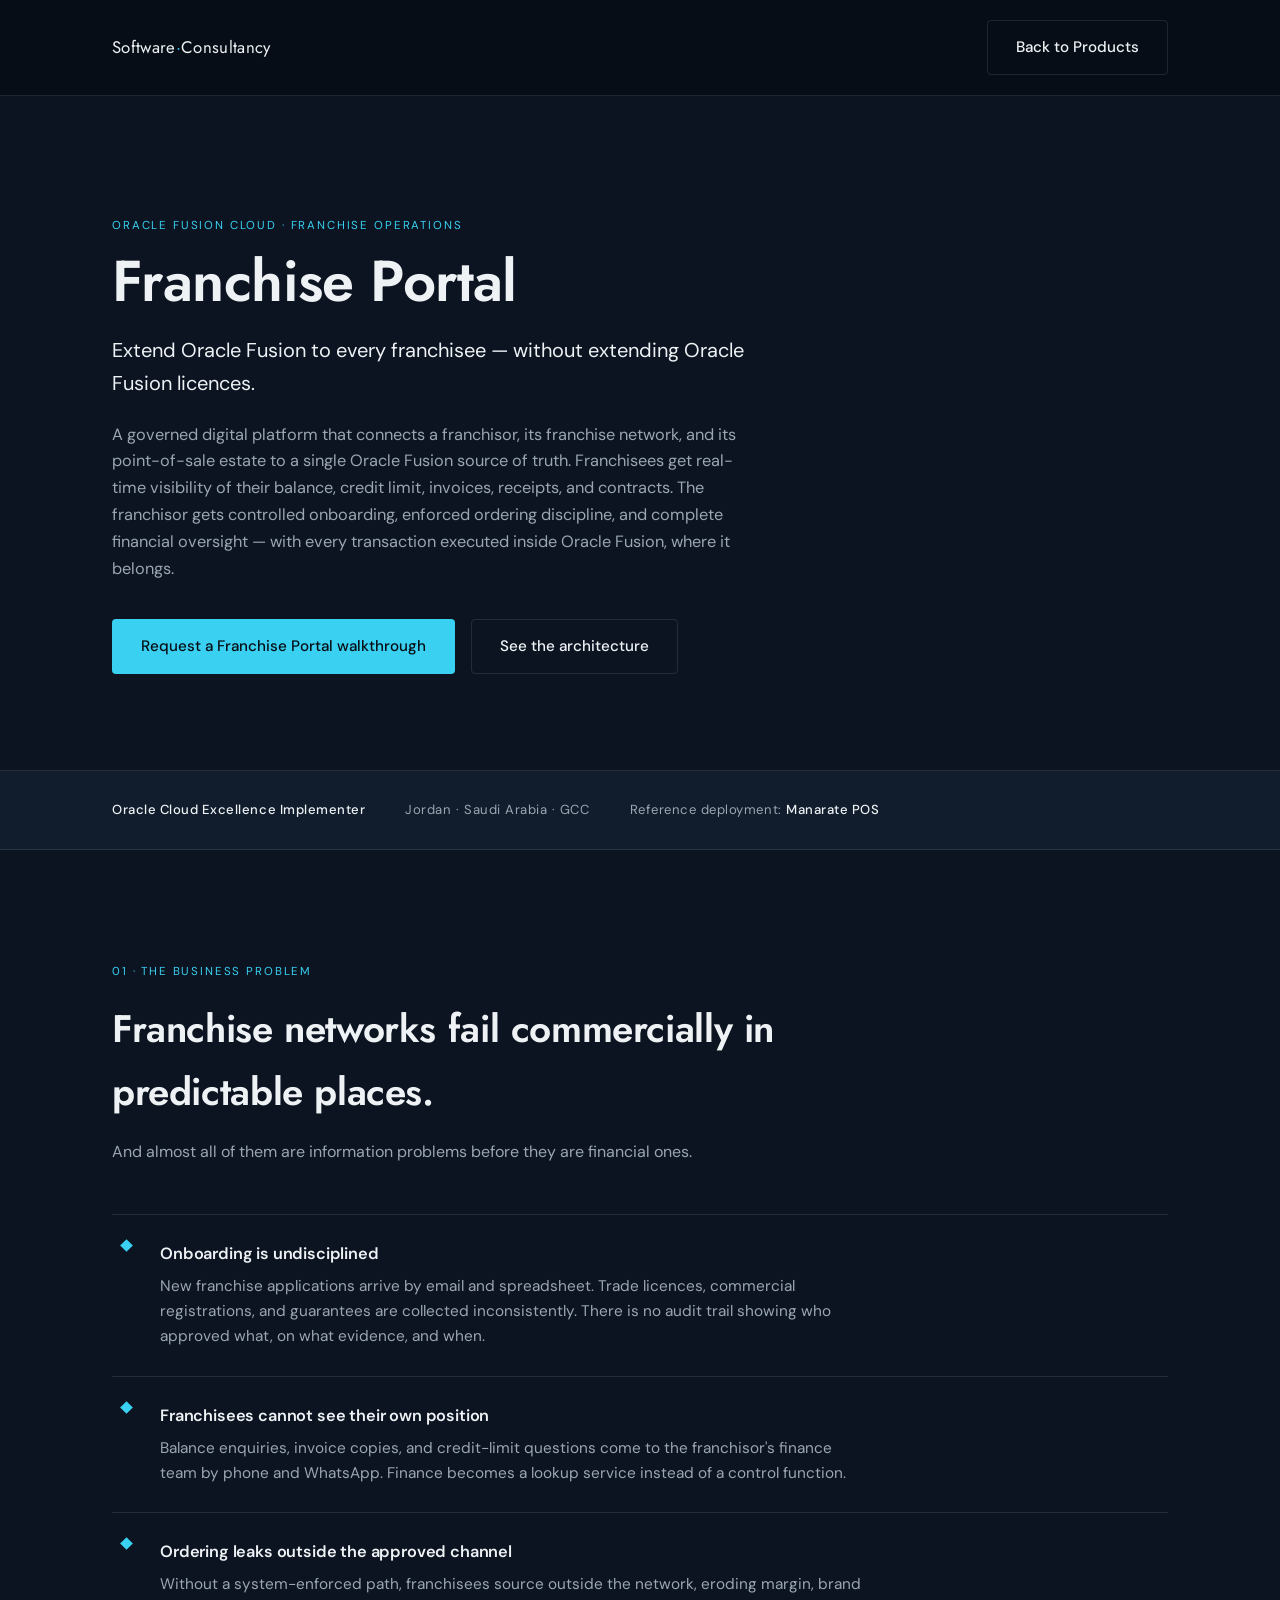
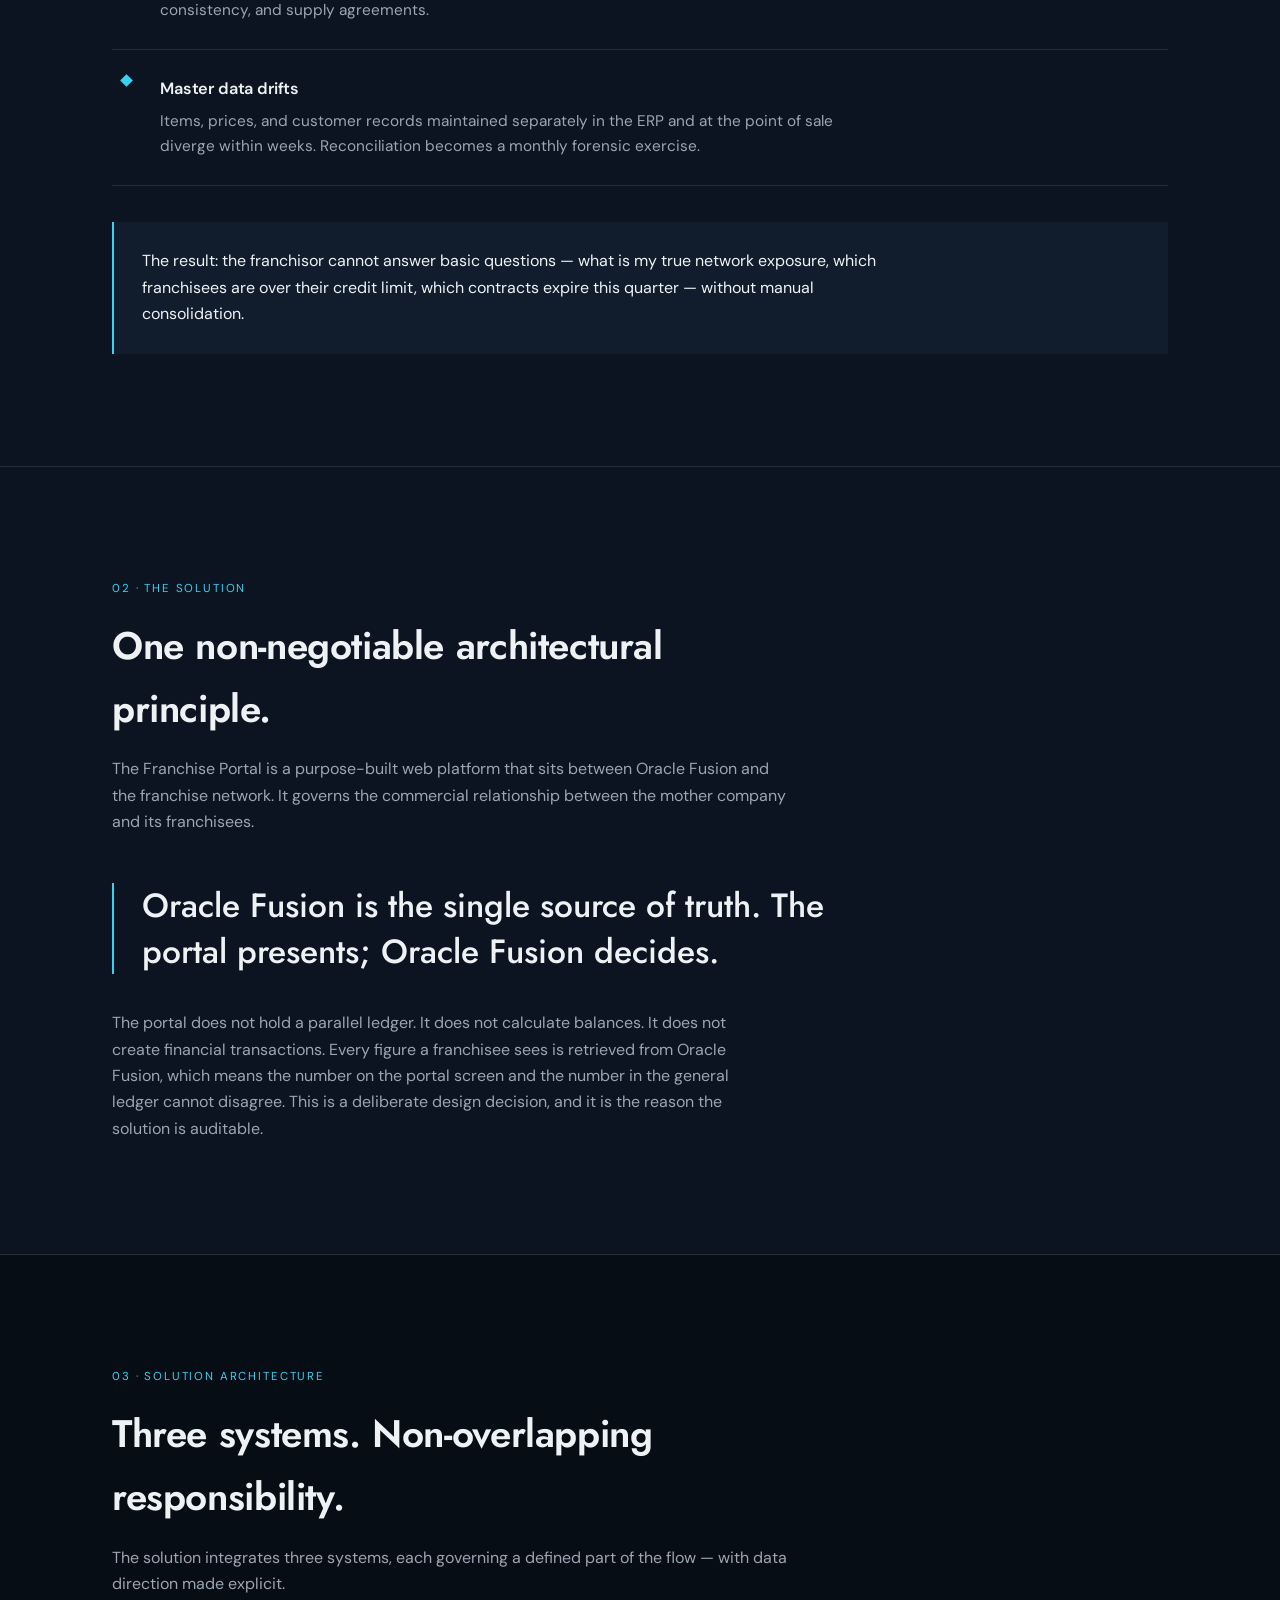
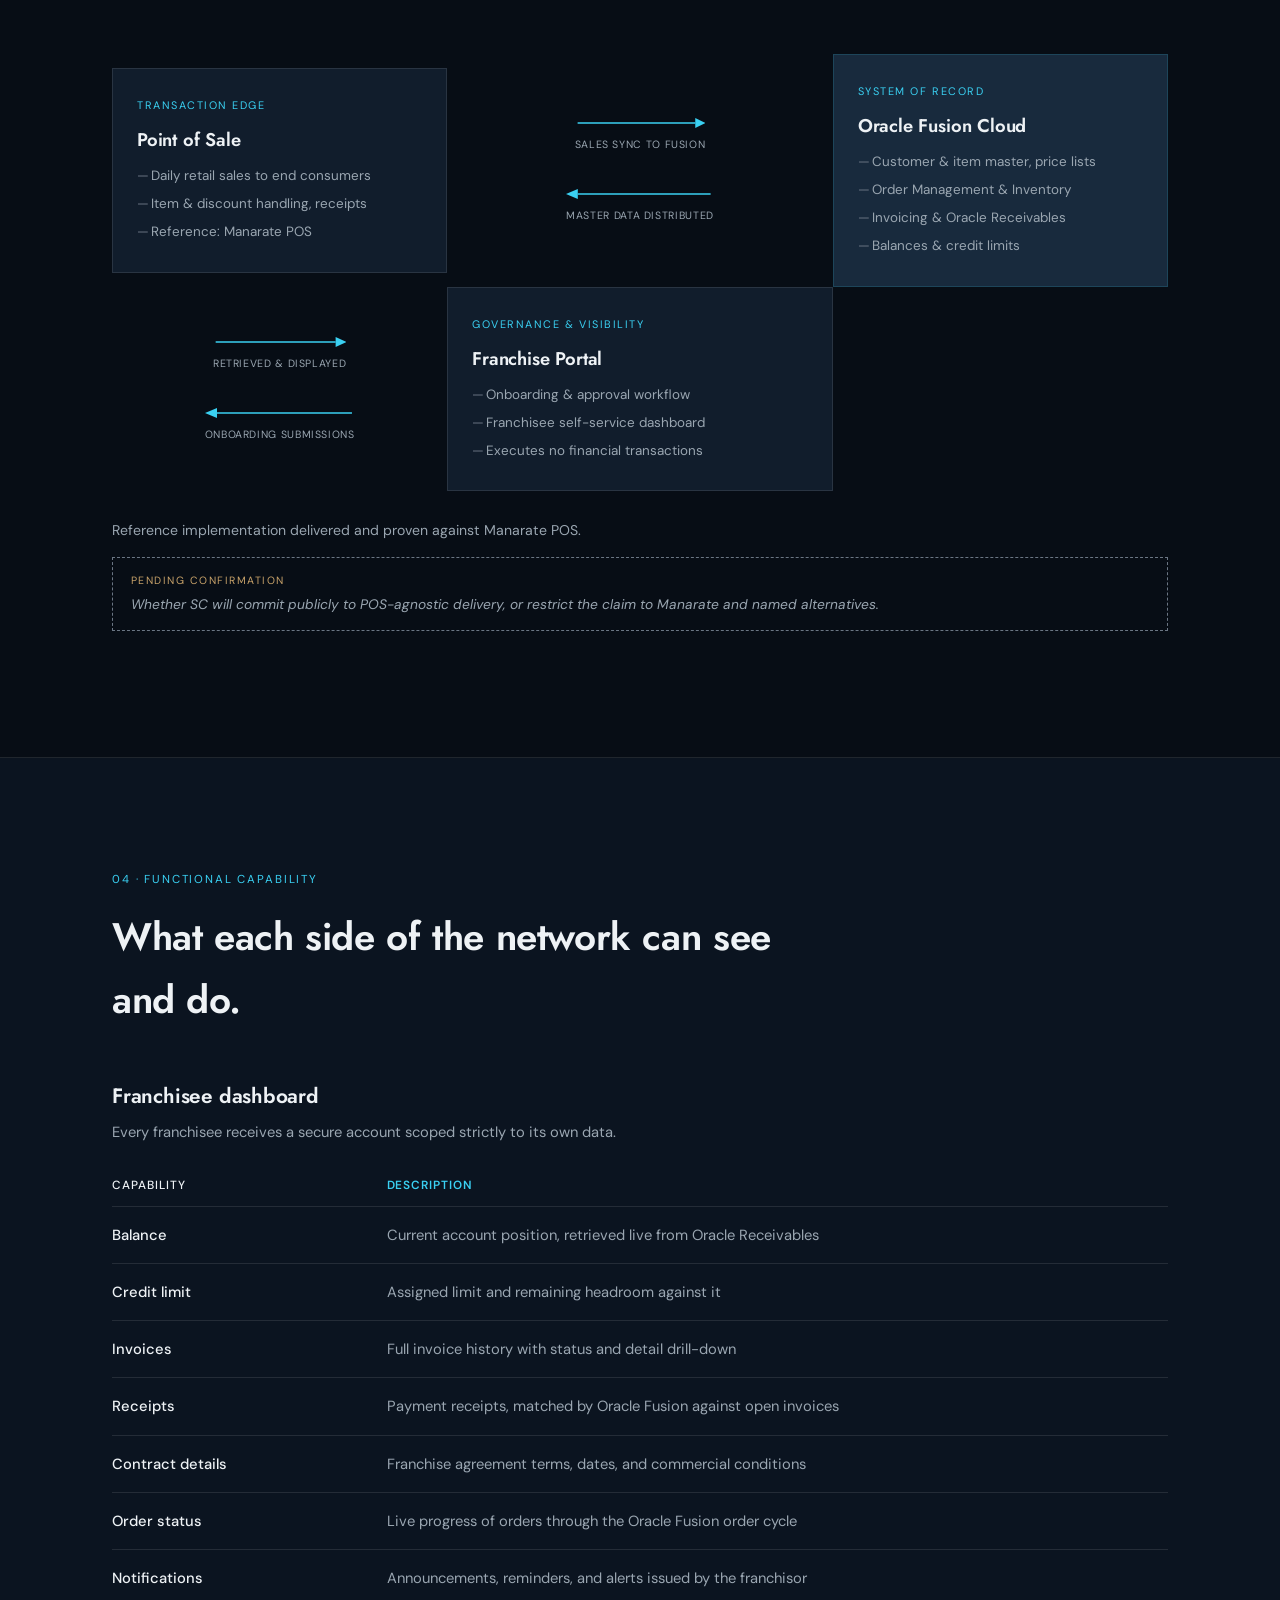
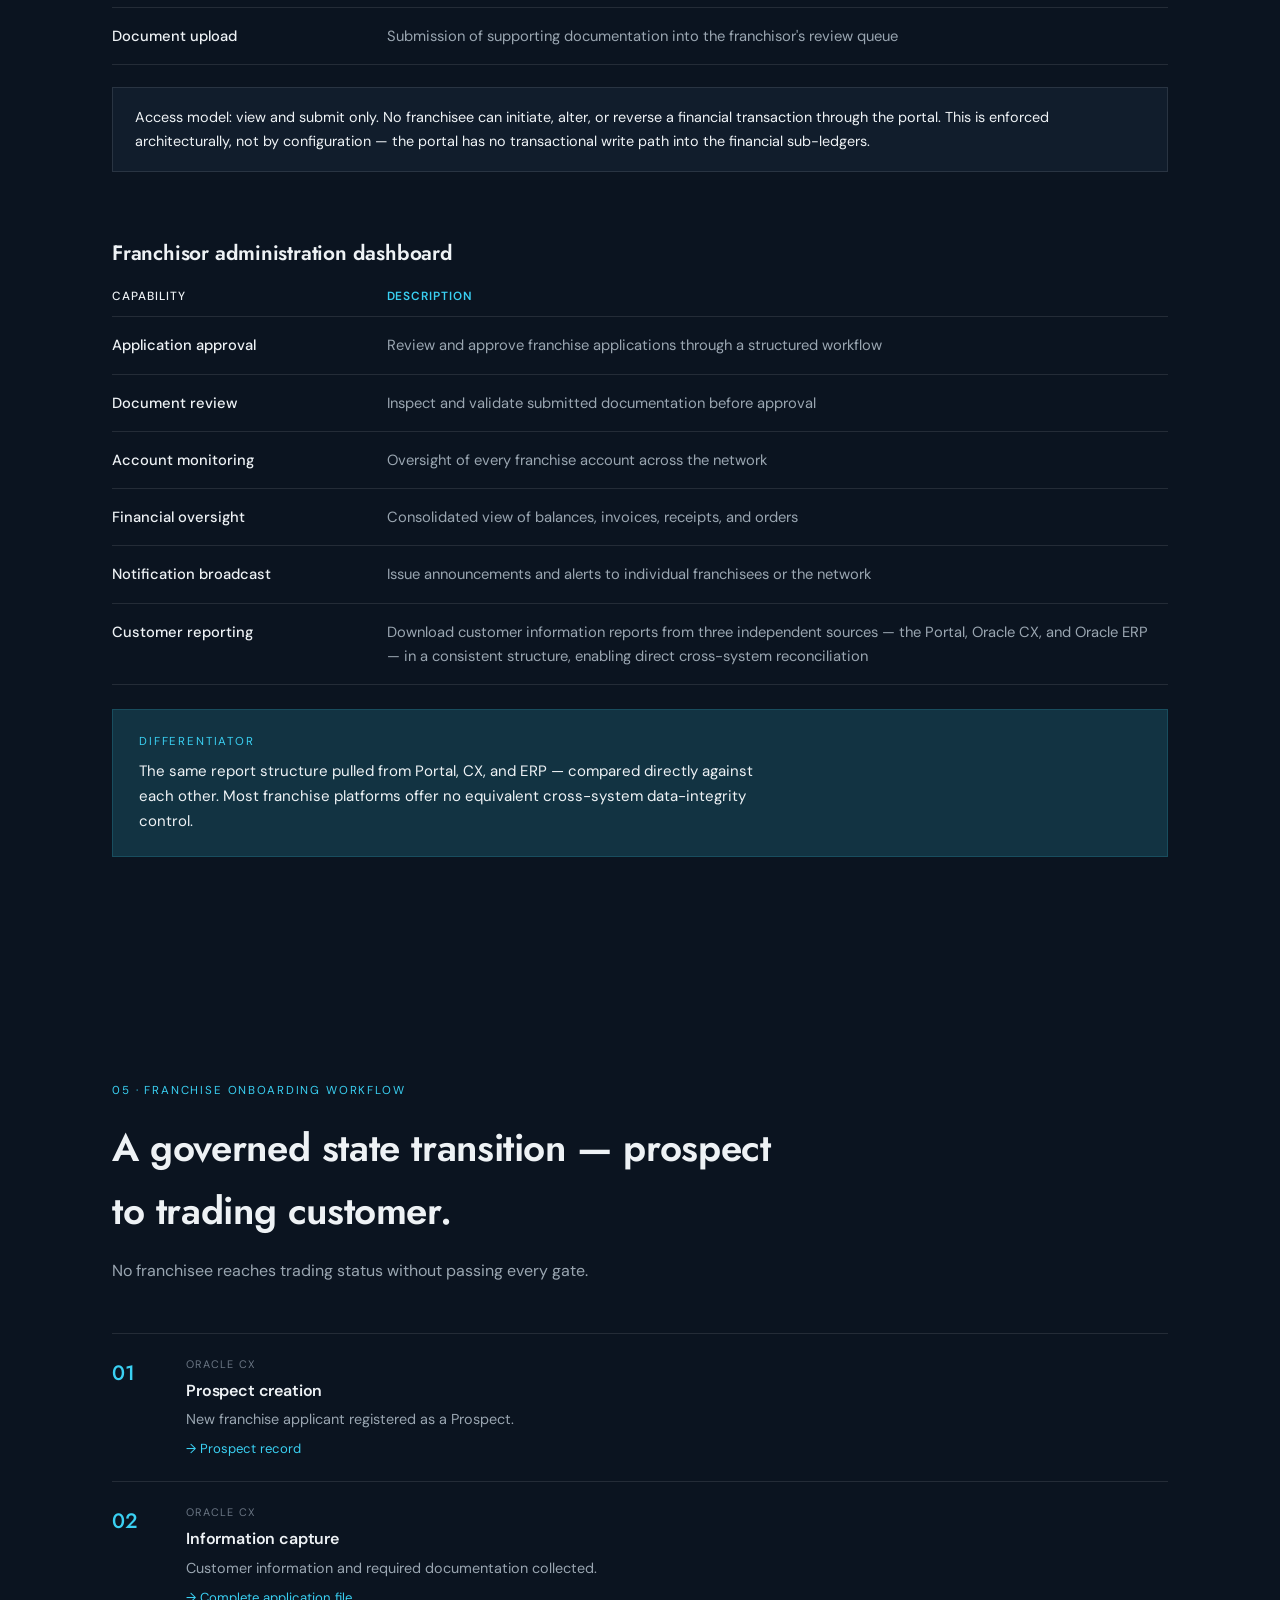
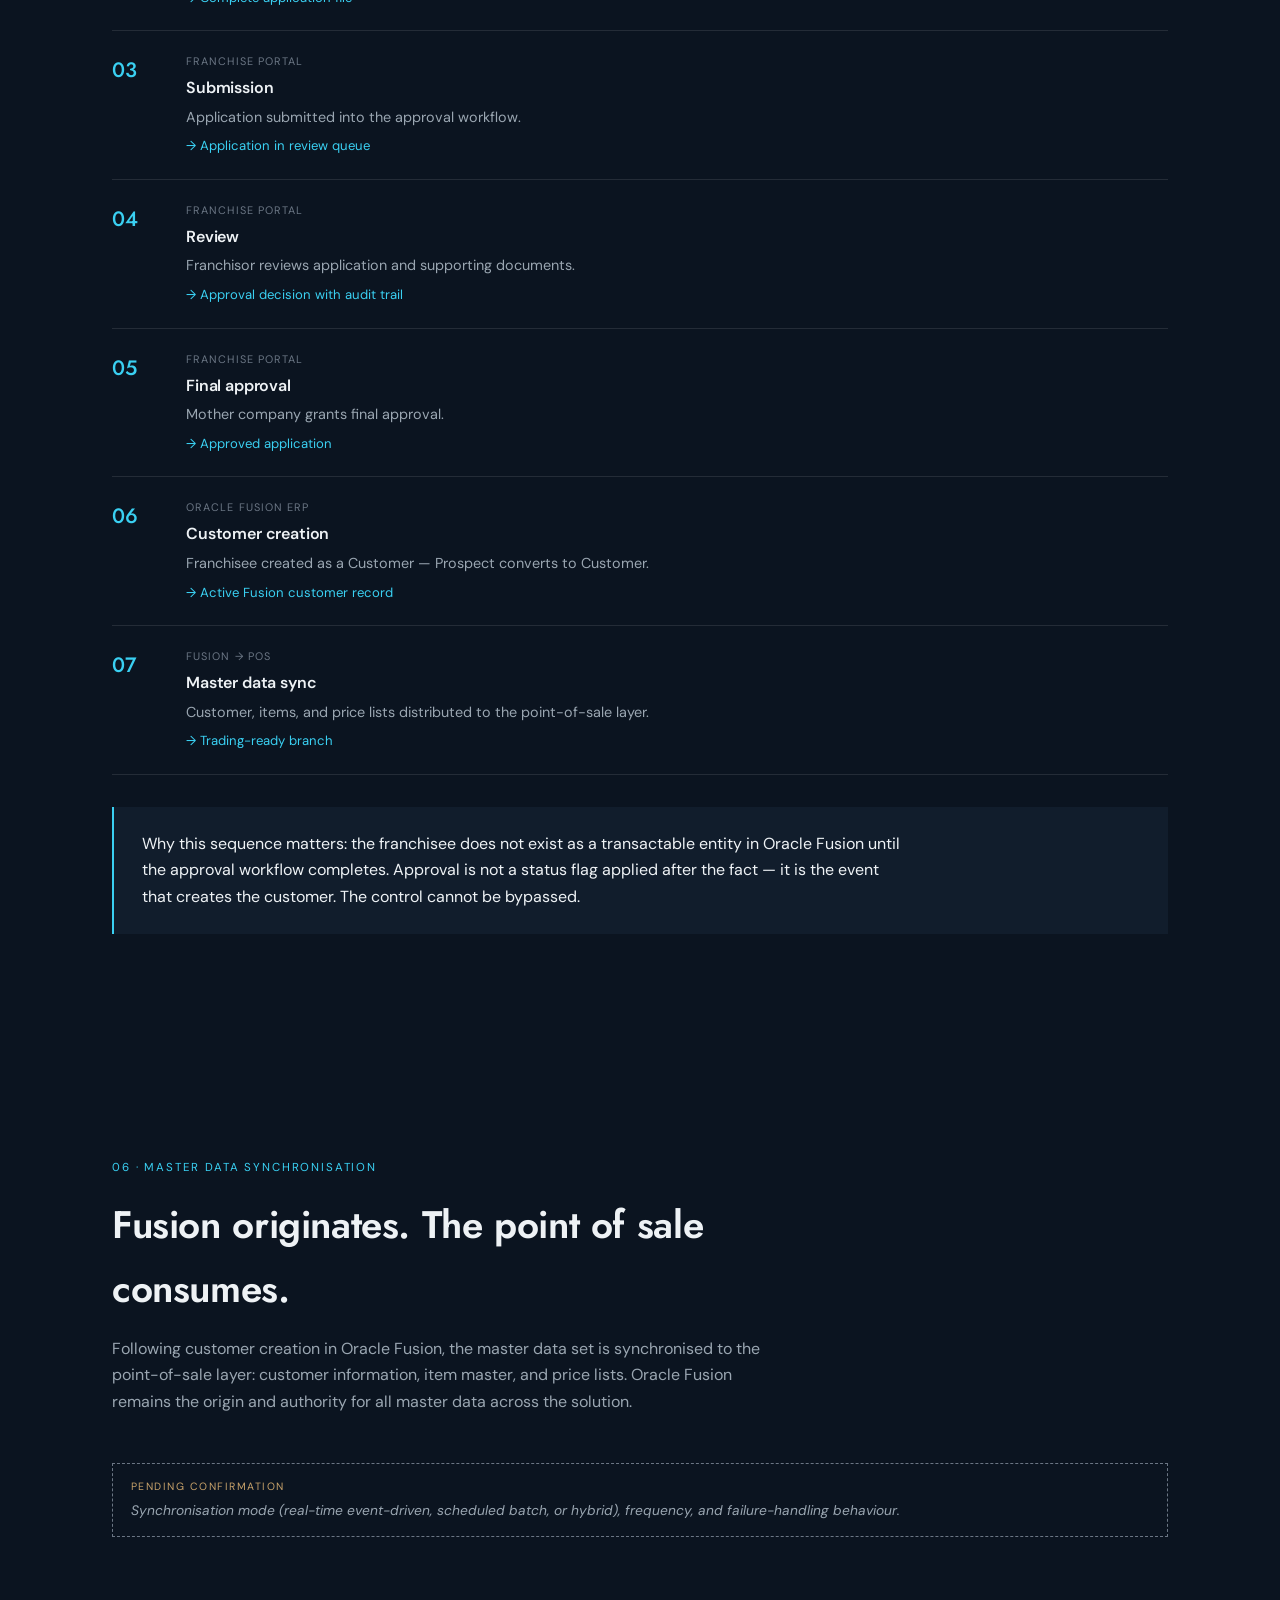
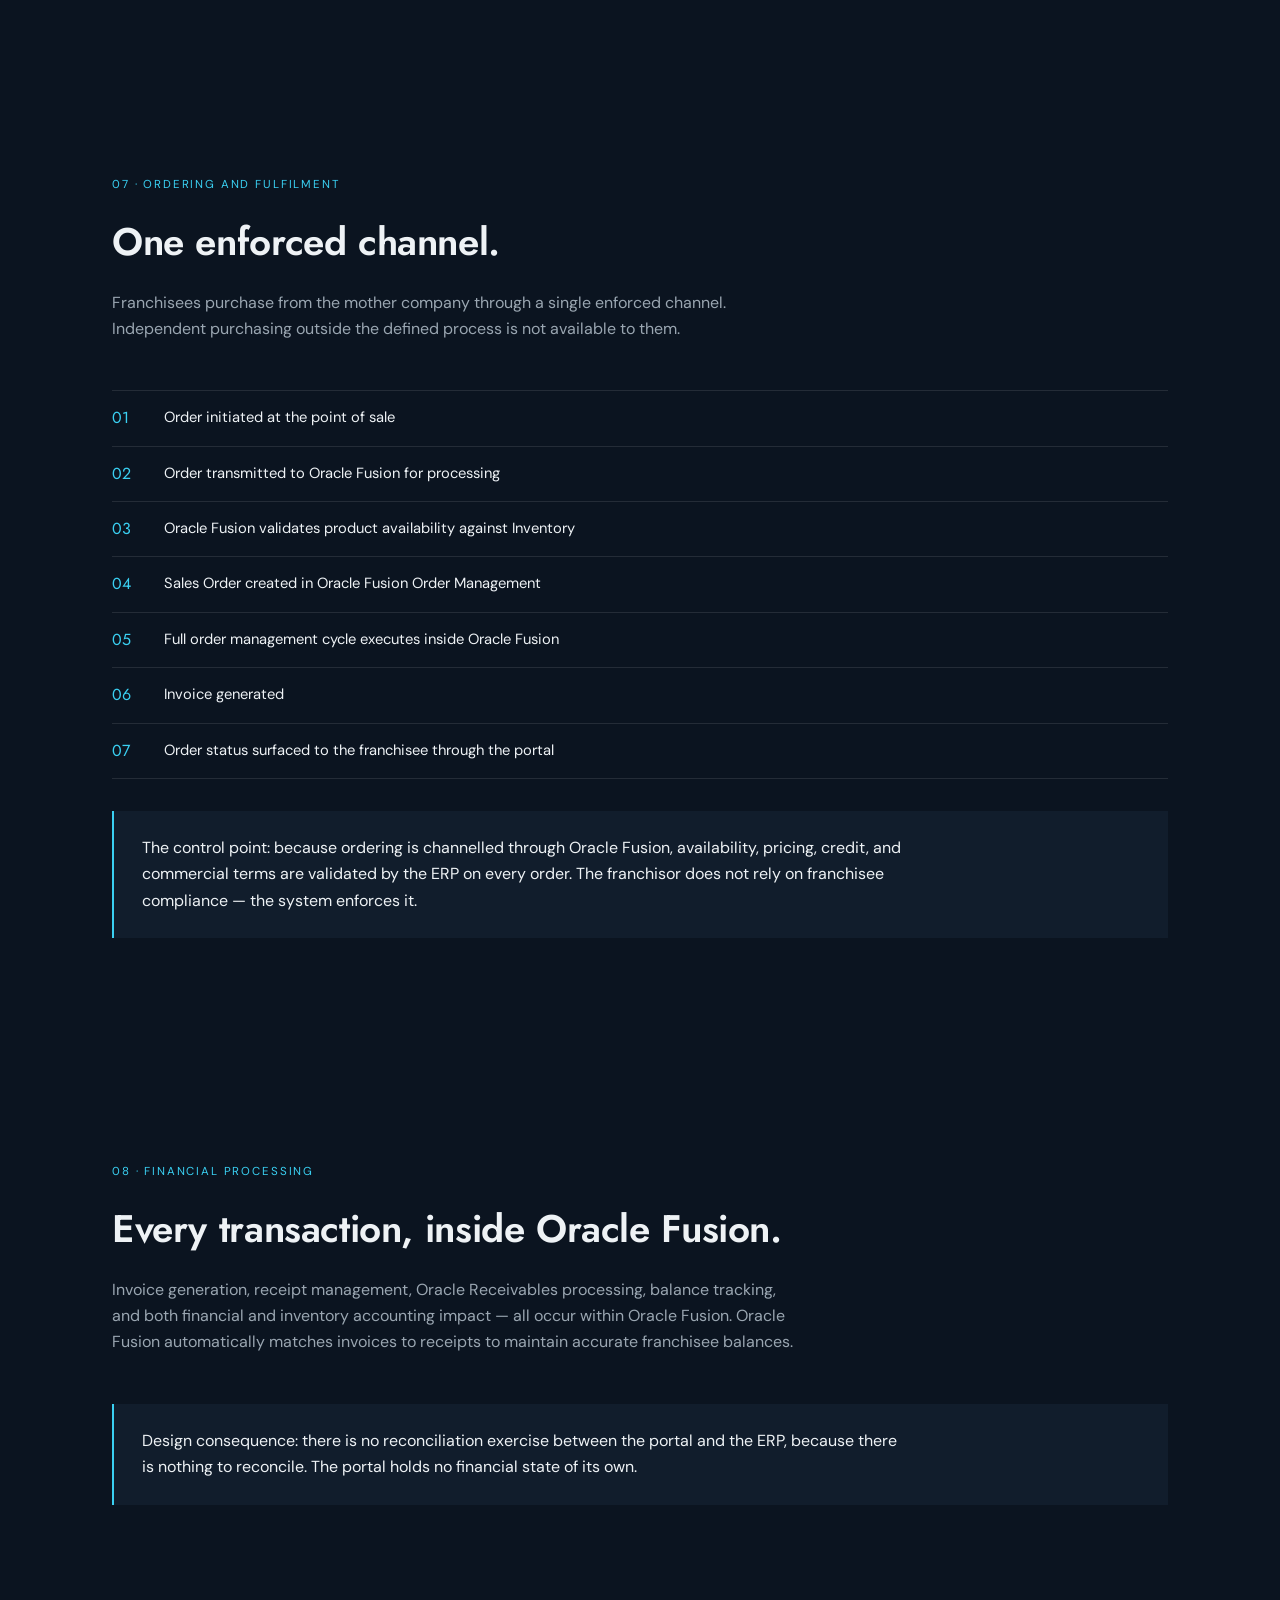
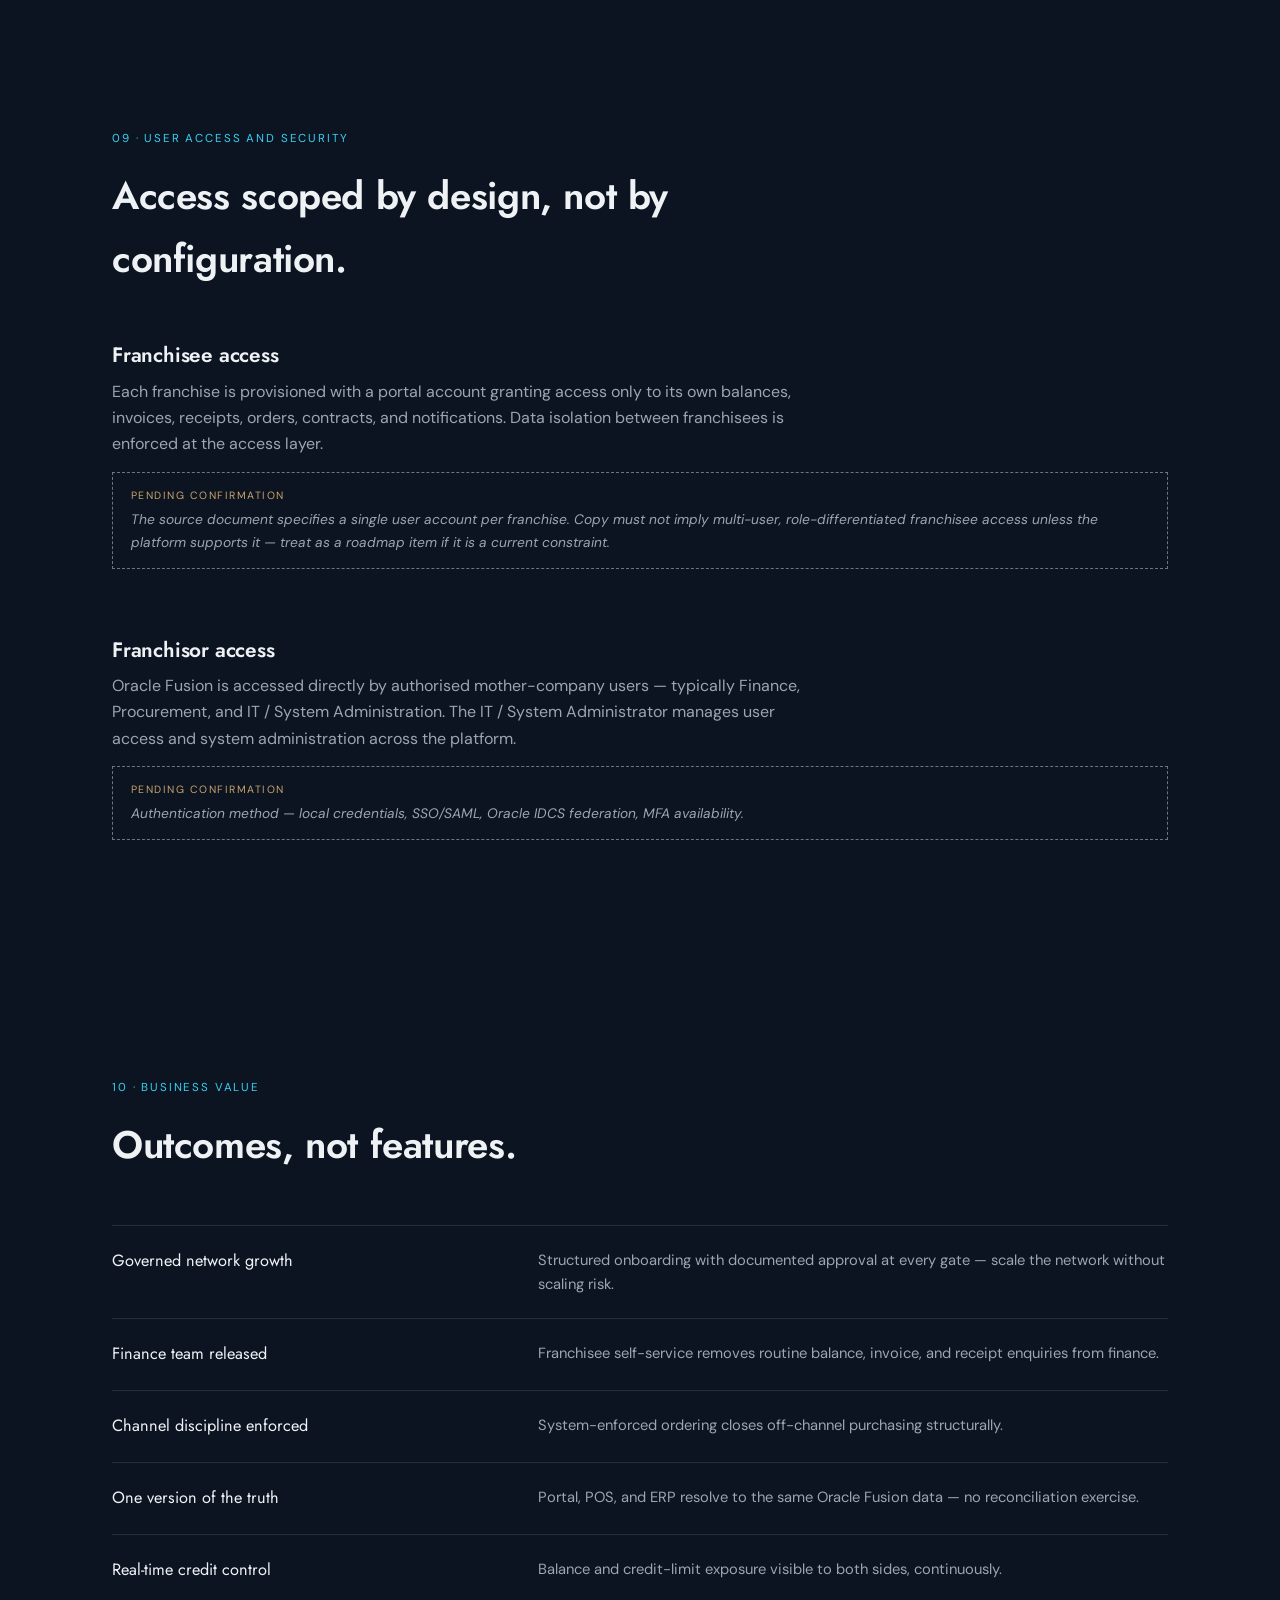
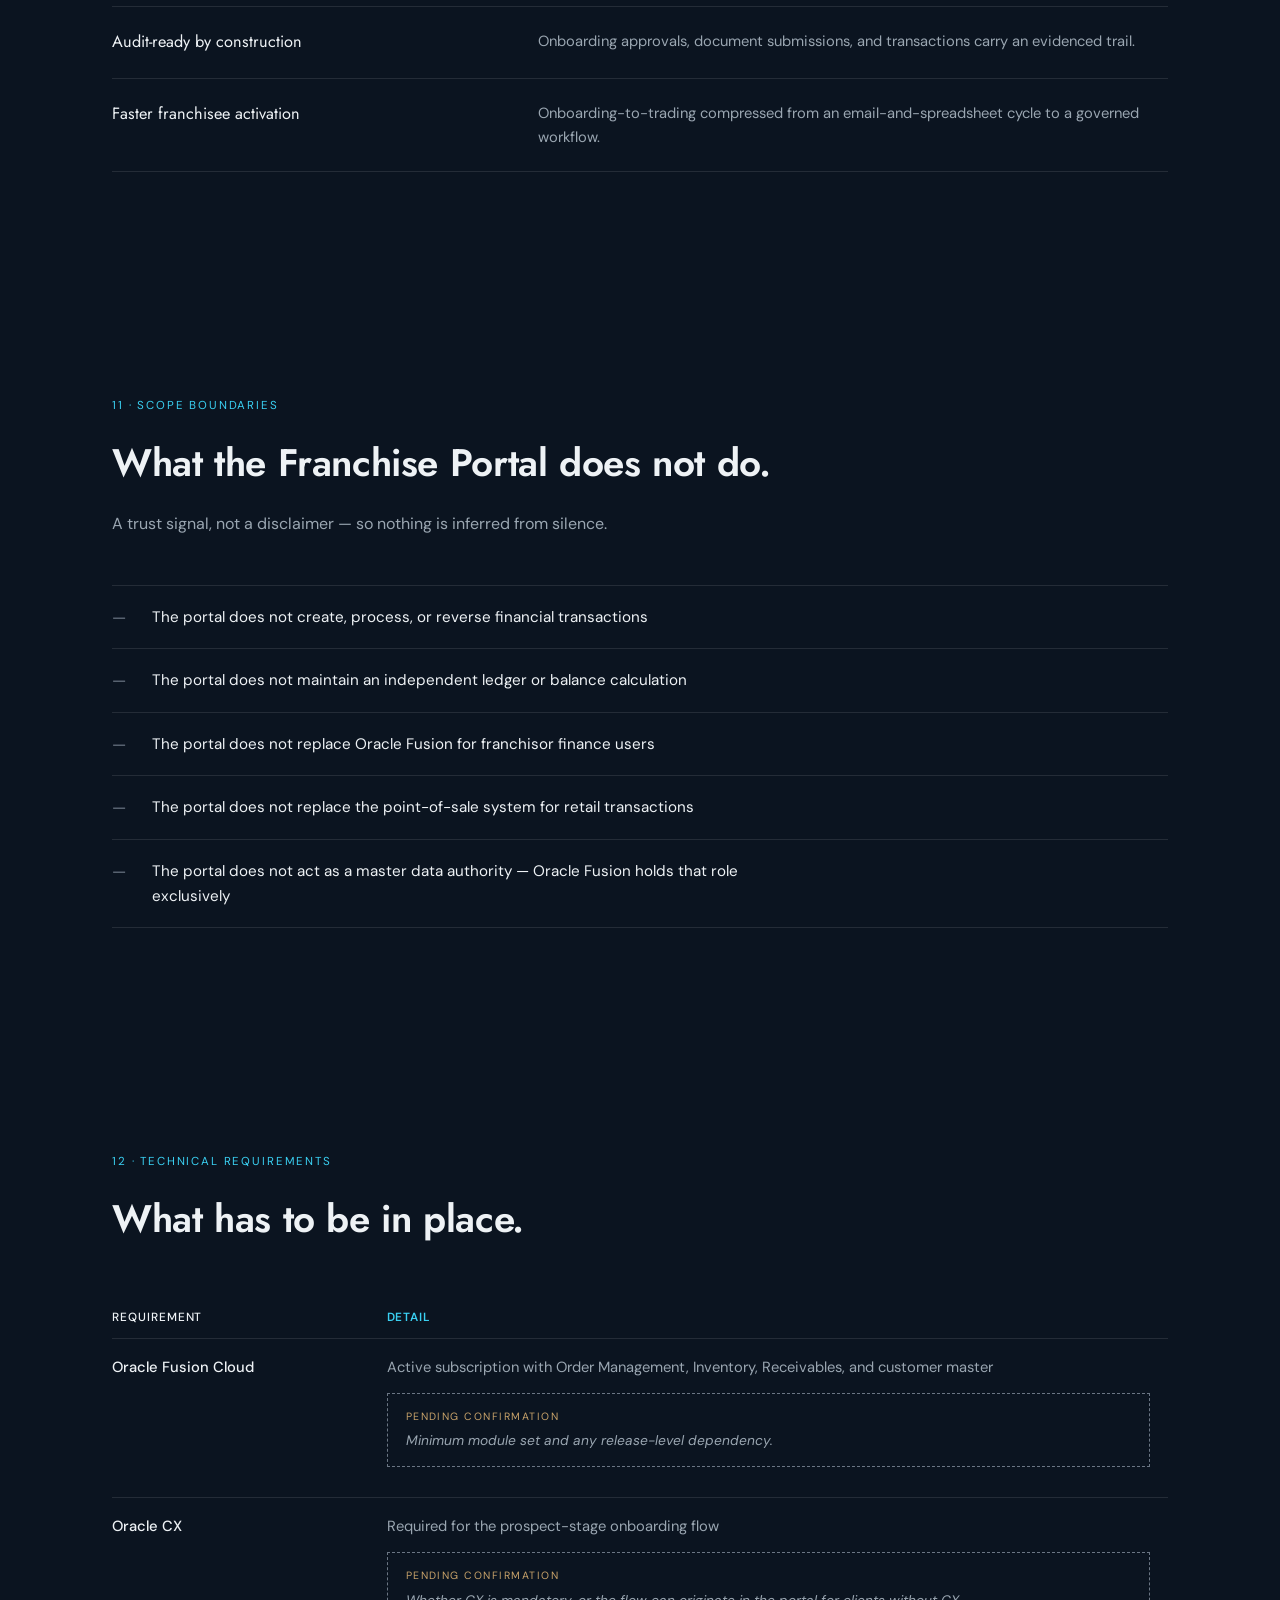
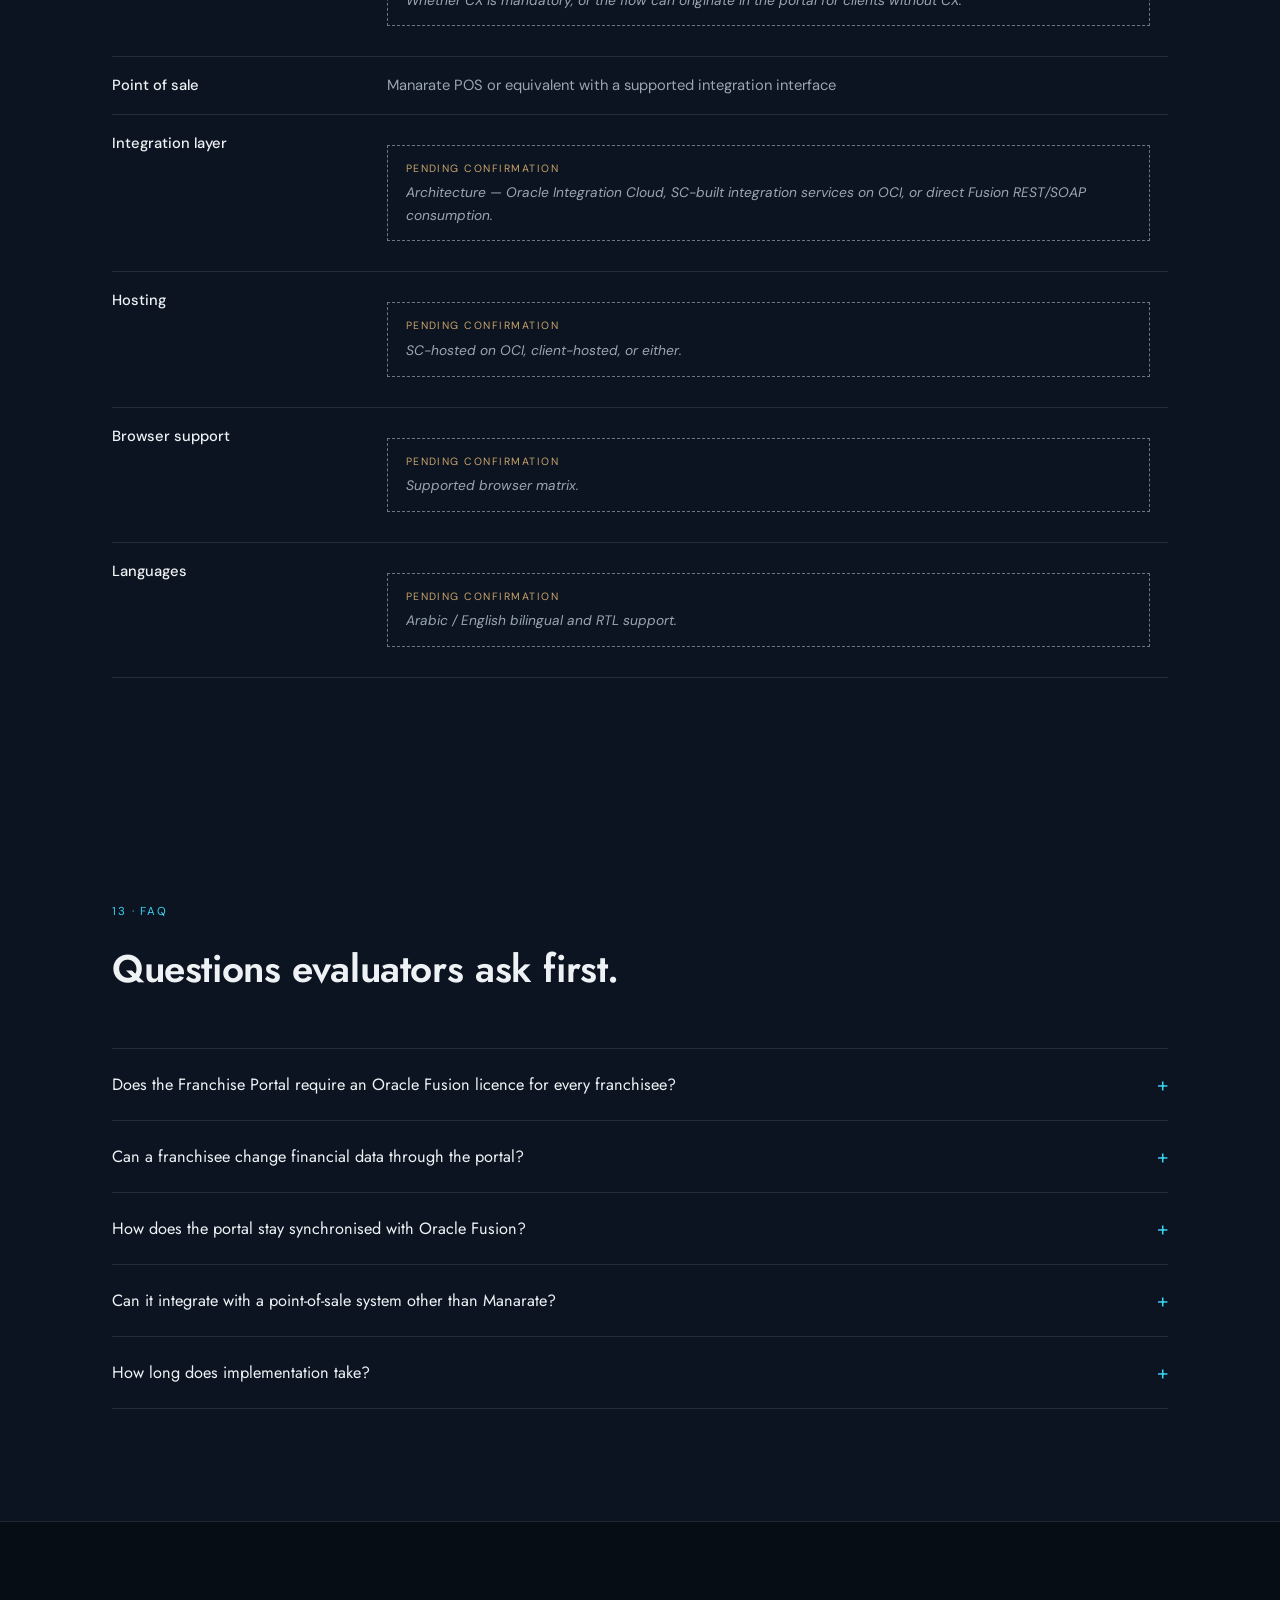
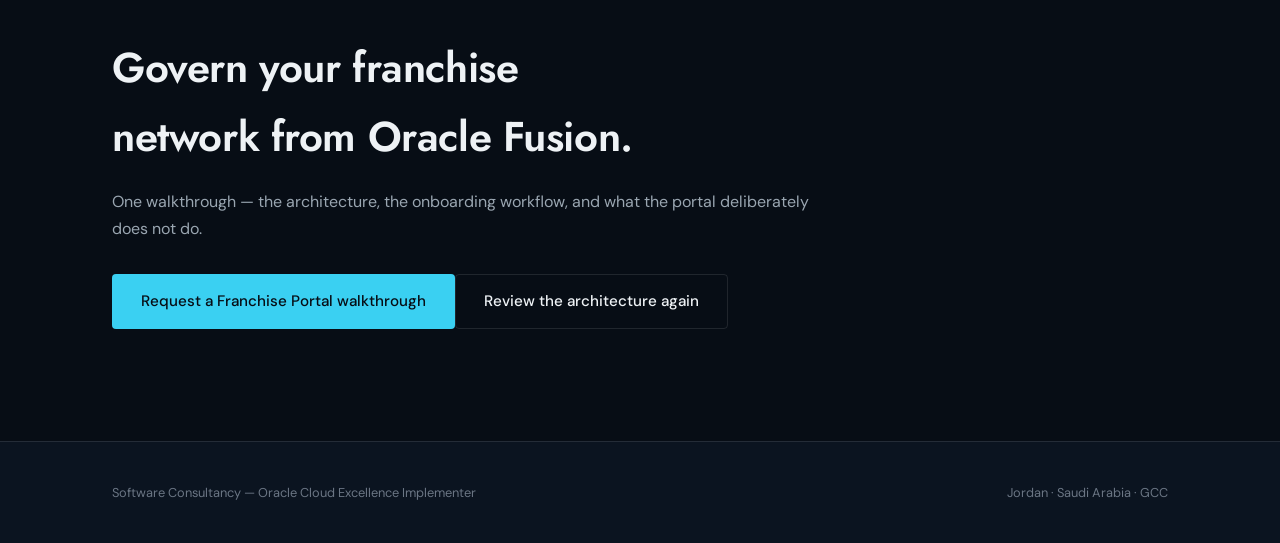
<file: Franchise Portal - Enterprise v1 (navy-cyan).html>
<!DOCTYPE html>
<html lang="en">
<head>
<meta charset="UTF-8">
<title>Franchise Portal | Software Consultancy</title>
<meta name="viewport" content="width=device-width, initial-scale=1">
<link rel="preconnect" href="https://fonts.googleapis.com">
<link href="https://fonts.googleapis.com/css2?family=Jost:wght@400;500;600;700&family=DM+Sans:opsz,wght@9..40,400;9..40,500;9..40,700&display=swap" rel="stylesheet">
<style>
:root{--navy-900:#070d15;--navy-800:#0b1420;--navy-700:#111d2c;--navy-600:#182a3d;--line:rgba(255,255,255,.10);--cyan:#3ad0f2;--cyan-dim:rgba(58,208,242,.16);--off:#eef2f5;--grey:#9aa6b1;--grey-dim:#6b7684;--amber:#c9a36a}
*{box-sizing:border-box;margin:0;padding:0}
body{background:var(--navy-800);color:var(--off);font-family:'DM Sans',sans-serif;font-size:16px;line-height:1.65;-webkit-font-smoothing:antialiased}
h1,h2,h3,h4{font-family:'Jost',sans-serif;font-weight:600;letter-spacing:-.01em;color:var(--off)}
.wrap{max-width:1120px;margin:0 auto;padding:0 32px}
section{padding:112px 0}
@media(max-width:700px){section{padding:72px 0}.wrap{padding:0 20px}}
p{color:var(--grey);max-width:64ch}
a{color:var(--cyan)}
.eyebrow{display:block;font-family:'DM Sans',sans-serif;font-size:.72rem;letter-spacing:.16em;text-transform:uppercase;color:var(--cyan);margin-bottom:16px}
.btn{display:inline-flex;align-items:center;gap:10px;padding:14px 28px;font-family:'DM Sans',sans-serif;font-weight:500;font-size:.95rem;border-radius:4px;border:1px solid transparent;cursor:pointer;text-decoration:none}
.btn-primary{background:var(--cyan);color:var(--navy-900)}
.btn-ghost{background:transparent;border-color:var(--line);color:var(--off)}

/* nav */
nav{position:sticky;top:0;z-index:20;background:rgba(7,13,21,.88);backdrop-filter:blur(10px);border-bottom:1px solid var(--line)}
.nav-inner{display:flex;align-items:center;justify-content:space-between;padding:20px 32px}
.brand{font-family:'Jost',sans-serif;font-size:1.05rem;letter-spacing:.02em;color:var(--off)}
.brand span{color:var(--cyan)}

/* hero */
.hero{padding:120px 0 96px;border-bottom:1px solid var(--line)}
.hero h1{font-size:clamp(2.4rem,5vw,3.6rem);line-height:1.05;max-width:16ch;margin-bottom:22px}
.hero .promise{font-size:1.25rem;color:var(--off);max-width:46ch;margin-bottom:22px;font-weight:400}
.hero .body{font-size:1.02rem;max-width:58ch;margin-bottom:36px}
.hero .cta-row{display:flex;gap:16px;flex-wrap:wrap}

/* trust bar */
.trust{padding:28px 0;border-bottom:1px solid var(--line);background:var(--navy-700)}
.trust .wrap{display:flex;gap:40px;flex-wrap:wrap;align-items:center}
.trust span{font-size:.82rem;letter-spacing:.04em;color:var(--grey);font-family:'DM Sans',sans-serif}
.trust strong{color:var(--off);font-weight:500}

/* section head */
.head{max-width:62ch;margin-bottom:48px}
.head h2{font-size:clamp(1.8rem,3vw,2.4rem);margin-bottom:16px}

/* problem */
.problem{border-bottom:1px solid var(--line)}
.gate-list{display:flex;flex-direction:column;gap:0}
.gate-item{display:grid;grid-template-columns:28px 1fr;gap:20px;padding:26px 0;border-top:1px solid var(--line)}
.gate-item:last-child{border-bottom:1px solid var(--line)}
.gate-node{display:flex;flex-direction:column;align-items:center}
.gate-node::before{content:"";width:9px;height:9px;background:var(--cyan);transform:rotate(45deg);flex:0 0 auto}
.gate-item h4{font-family:'DM Sans',sans-serif;font-weight:600;font-size:1.02rem;color:var(--off);margin-bottom:6px}
.gate-item p{font-size:.96rem}
.problem-result{margin-top:36px;padding:26px 28px;border-left:2px solid var(--cyan);background:var(--navy-700)}
.problem-result p{color:var(--off);max-width:70ch}

/* solution pull quote */
.solution{border-bottom:1px solid var(--line)}
.pull{font-family:'Jost',sans-serif;font-weight:500;font-size:clamp(1.5rem,3vw,2.1rem);line-height:1.35;color:var(--off);max-width:38ch;margin:36px 0;position:relative;padding-left:28px;border-left:2px solid var(--cyan)}
.solution .note{max-width:60ch}

/* architecture diagram */
.arch{border-bottom:1px solid var(--line);background:var(--navy-900)}
.diagram{display:grid;grid-template-columns:1fr 1.15fr 1fr;gap:0;align-items:center;margin-top:56px}
.d-box{border:1px solid var(--line);background:var(--navy-700);padding:28px 24px;text-align:left}
.d-box.center{background:var(--navy-600);border-color:var(--cyan-dim)}
.d-box .tag{font-size:.68rem;letter-spacing:.14em;text-transform:uppercase;color:var(--cyan);display:block;margin-bottom:10px;font-family:'DM Sans',sans-serif}
.d-box h4{font-family:'Jost',sans-serif;font-size:1.15rem;margin-bottom:10px}
.d-box ul{list-style:none;display:flex;flex-direction:column;gap:6px}
.d-box li{font-size:.84rem;color:var(--grey);position:relative;padding-left:14px}
.d-box li::before{content:"—";position:absolute;left:0;color:var(--grey-dim)}
.d-arrows{display:flex;flex-direction:column;align-items:center;justify-content:center;gap:34px;padding:0 8px}
.arrow-lbl{display:flex;flex-direction:column;align-items:center;gap:6px}
.arrow-lbl svg{width:100%;height:14px}
.arrow-lbl span{font-size:.66rem;letter-spacing:.06em;text-transform:uppercase;color:var(--grey);text-align:center}
.arch-ref{margin-top:28px;font-size:.88rem;color:var(--grey)}
@media(max-width:860px){.diagram{grid-template-columns:1fr}.d-arrows{flex-direction:row;justify-content:center;padding:14px 0}.arrow-lbl svg{width:60px}}

/* capability tables */
.cap-block{margin-bottom:64px}
.cap-block:last-child{margin-bottom:0}
.cap-block h3{font-size:1.3rem;margin-bottom:6px}
.cap-block .sub{font-size:.92rem;margin-bottom:22px}
table{width:100%;border-collapse:collapse;font-size:.92rem}
table caption{display:none}
th{text-align:left;font-family:'DM Sans',sans-serif;font-weight:600;font-size:.74rem;letter-spacing:.08em;text-transform:uppercase;color:var(--cyan);padding:10px 18px 10px 0;border-bottom:1px solid var(--line)}
td{padding:16px 18px 16px 0;border-bottom:1px solid var(--line);color:var(--grey);vertical-align:top}
td:first-child,th:first-child{color:var(--off);font-weight:500;width:26%}
tr:last-child td{border-bottom:1px solid var(--line)}
.table-wrap{overflow-x:auto}
.access-note{margin-top:22px;padding:18px 22px;background:var(--navy-700);border:1px solid var(--line);font-size:.9rem;color:var(--off)}
.callout{margin-top:24px;padding:22px 26px;border:1px solid var(--cyan-dim);background:var(--cyan-dim)}
.callout .eyebrow{margin-bottom:8px}
.callout p{color:var(--off);font-size:.94rem}

/* pending confirmation */
.pending{margin:14px 0;padding:14px 18px;border:1px dashed var(--grey-dim);background:transparent;display:flex;flex-direction:column;gap:4px}
.pending .lbl{font-size:.66rem;letter-spacing:.14em;text-transform:uppercase;color:var(--amber);font-family:'DM Sans',sans-serif}
.pending .txt{font-size:.86rem;color:var(--grey);font-style:italic}

/* workflow */
.workflow-steps{display:flex;flex-direction:column}
.wstep{display:grid;grid-template-columns:52px 1fr;gap:22px;padding:22px 0;border-top:1px solid var(--line);position:relative}
.wstep:last-child{border-bottom:1px solid var(--line)}
.wstep .n{font-family:'Jost',sans-serif;font-size:1.3rem;color:var(--cyan);font-weight:500}
.wstep .sys{font-size:.68rem;letter-spacing:.1em;text-transform:uppercase;color:var(--grey-dim);margin-bottom:4px}
.wstep h4{font-size:1rem;font-family:'DM Sans',sans-serif;font-weight:600;color:var(--off);margin-bottom:4px}
.wstep p{font-size:.9rem;margin:0}
.wstep .out{font-size:.82rem;color:var(--cyan);margin-top:6px}
.why-box{margin-top:32px;padding:24px 28px;border-left:2px solid var(--cyan);background:var(--navy-700)}
.why-box p{color:var(--off);max-width:70ch}

/* order flow - simple numbered inline */
.oflow{display:flex;flex-direction:column;gap:0;margin-top:8px}
.ostep{display:grid;grid-template-columns:36px 1fr;gap:16px;padding:14px 0;border-top:1px solid var(--line)}
.ostep:last-child{border-bottom:1px solid var(--line)}
.ostep .n{color:var(--cyan);font-family:'Jost',sans-serif;font-size:1rem}
.ostep p{margin:0;font-size:.92rem;color:var(--off)}

/* value table */
.value-row{display:grid;grid-template-columns:1fr 1.6fr;gap:32px;padding:22px 0;border-top:1px solid var(--line)}
.value-row:last-child{border-bottom:1px solid var(--line)}
.value-row .outcome{font-family:'Jost',sans-serif;font-size:1.02rem;color:var(--off)}
.value-row p{margin:0;font-size:.92rem}

/* scope */
.scope-list{display:flex;flex-direction:column;gap:0;margin-top:8px}
.scope-item{display:grid;grid-template-columns:24px 1fr;gap:16px;padding:18px 0;border-top:1px solid var(--line);align-items:baseline}
.scope-item:last-child{border-bottom:1px solid var(--line)}
.scope-item .mark{color:var(--grey-dim);font-family:'Jost',sans-serif}
.scope-item p{margin:0;color:var(--off);font-size:.95rem}
.scope-note{margin-top:28px;font-size:.9rem;max-width:64ch}

/* faq accordion */
.faq-item{border-top:1px solid var(--line)}
.faq-item:last-child{border-bottom:1px solid var(--line)}
.faq-q{display:flex;align-items:center;justify-content:space-between;gap:20px;padding:22px 0;cursor:pointer;background:none;border:none;width:100%;text-align:left;font-family:'Jost',sans-serif;font-size:1.02rem;color:var(--off)}
.faq-q .plus{font-family:'DM Sans',sans-serif;font-size:1.3rem;color:var(--cyan);transition:transform .2s ease;flex:0 0 auto}
.faq-item[data-open="true"] .plus{transform:rotate(45deg)}
.faq-a{max-height:0;overflow:hidden;transition:max-height .25s ease}
.faq-a-inner{padding:0 0 24px;font-size:.94rem;color:var(--grey)}

/* closing cta */
.closing{text-align:left;border-top:1px solid var(--line);background:var(--navy-900)}
.closing h2{font-size:clamp(1.9rem,3.4vw,2.6rem);max-width:20ch;margin-bottom:18px}
.closing p{margin-bottom:32px}

footer{padding:40px 0;border-top:1px solid var(--line)}
footer .wrap{display:flex;justify-content:space-between;flex-wrap:wrap;gap:12px;font-size:.8rem;color:var(--grey-dim)}
</style>
</head>
<body>

<nav><div class="wrap nav-inner"><div class="brand">Software<span>·</span>Consultancy</div><a class="btn btn-ghost" href="SC%20Landing%20Page.html#products">Back to Products</a></div></nav>

<header class="hero">
<div class="wrap">
<span class="eyebrow">Oracle Fusion Cloud · Franchise Operations</span>
<h1>Franchise Portal</h1>
<p class="promise">Extend Oracle Fusion to every franchisee — without extending Oracle Fusion licences.</p>
<p class="body">A governed digital platform that connects a franchisor, its franchise network, and its point-of-sale estate to a single Oracle Fusion source of truth. Franchisees get real-time visibility of their balance, credit limit, invoices, receipts, and contracts. The franchisor gets controlled onboarding, enforced ordering discipline, and complete financial oversight — with every transaction executed inside Oracle Fusion, where it belongs.</p>
<div class="cta-row"><a class="btn btn-primary" href="#contact">Request a Franchise Portal walkthrough</a><a class="btn btn-ghost" href="#architecture">See the architecture</a></div>
</div>
</header>

<div class="trust"><div class="wrap">
<span><strong>Oracle Cloud Excellence Implementer</strong></span>
<span>Jordan · Saudi Arabia · GCC</span>
<span>Reference deployment: <strong>Manarate POS</strong></span>
</div></div>

<section class="problem">
<div class="wrap">
<div class="head"><span class="eyebrow">01 · The business problem</span><h2>Franchise networks fail commercially in predictable places.</h2><p>And almost all of them are information problems before they are financial ones.</p></div>
<div class="gate-list">
<div class="gate-item"><div class="gate-node"></div><div><h4>Onboarding is undisciplined</h4><p>New franchise applications arrive by email and spreadsheet. Trade licences, commercial registrations, and guarantees are collected inconsistently. There is no audit trail showing who approved what, on what evidence, and when.</p></div></div>
<div class="gate-item"><div class="gate-node"></div><div><h4>Franchisees cannot see their own position</h4><p>Balance enquiries, invoice copies, and credit-limit questions come to the franchisor's finance team by phone and WhatsApp. Finance becomes a lookup service instead of a control function.</p></div></div>
<div class="gate-item"><div class="gate-node"></div><div><h4>Ordering leaks outside the approved channel</h4><p>Without a system-enforced path, franchisees source outside the network, eroding margin, brand consistency, and supply agreements.</p></div></div>
<div class="gate-item"><div class="gate-node"></div><div><h4>Master data drifts</h4><p>Items, prices, and customer records maintained separately in the ERP and at the point of sale diverge within weeks. Reconciliation becomes a monthly forensic exercise.</p></div></div>
</div>
<div class="problem-result"><p>The result: the franchisor cannot answer basic questions — what is my true network exposure, which franchisees are over their credit limit, which contracts expire this quarter — without manual consolidation.</p></div>
</div>
</section>

<section class="solution">
<div class="wrap">
<div class="head"><span class="eyebrow">02 · The solution</span><h2>One non-negotiable architectural principle.</h2><p>The Franchise Portal is a purpose-built web platform that sits between Oracle Fusion and the franchise network. It governs the commercial relationship between the mother company and its franchisees.</p></div>
<blockquote class="pull">Oracle Fusion is the single source of truth. The portal presents; Oracle Fusion decides.</blockquote>
<p class="note">The portal does not hold a parallel ledger. It does not calculate balances. It does not create financial transactions. Every figure a franchisee sees is retrieved from Oracle Fusion, which means the number on the portal screen and the number in the general ledger cannot disagree. This is a deliberate design decision, and it is the reason the solution is auditable.</p>
</div>
</section>

<section class="arch" id="architecture">
<div class="wrap">
<div class="head"><span class="eyebrow">03 · Solution architecture</span><h2>Three systems. Non-overlapping responsibility.</h2><p>The solution integrates three systems, each governing a defined part of the flow — with data direction made explicit.</p></div>
<div class="diagram">
<div class="d-box"><span class="tag">Transaction edge</span><h4>Point of Sale</h4><ul><li>Daily retail sales to end consumers</li><li>Item &amp; discount handling, receipts</li><li>Reference: Manarate POS</li></ul></div>
<div class="d-arrows">
<div class="arrow-lbl"><svg viewBox="0 0 100 14" preserveAspectRatio="none"><line x1="2" y1="7" x2="92" y2="7" stroke="#3ad0f2" stroke-width="1.5"/><polygon points="92,2 100,7 92,12" fill="#3ad0f2"/></svg><span>Sales sync to Fusion</span></div>
<div class="arrow-lbl"><svg viewBox="0 0 100 14" preserveAspectRatio="none"><line x1="98" y1="7" x2="8" y2="7" stroke="#3ad0f2" stroke-width="1.5"/><polygon points="8,2 0,7 8,12" fill="#3ad0f2"/></svg><span>Master data distributed</span></div>
</div>
<div class="d-box center"><span class="tag">System of record</span><h4>Oracle Fusion Cloud</h4><ul><li>Customer &amp; item master, price lists</li><li>Order Management &amp; Inventory</li><li>Invoicing &amp; Oracle Receivables</li><li>Balances &amp; credit limits</li></ul></div>
<div class="d-arrows">
<div class="arrow-lbl"><svg viewBox="0 0 100 14" preserveAspectRatio="none"><line x1="2" y1="7" x2="92" y2="7" stroke="#3ad0f2" stroke-width="1.5"/><polygon points="92,2 100,7 92,12" fill="#3ad0f2"/></svg><span>Retrieved &amp; displayed</span></div>
<div class="arrow-lbl"><svg viewBox="0 0 100 14" preserveAspectRatio="none"><line x1="98" y1="7" x2="8" y2="7" stroke="#3ad0f2" stroke-width="1.5"/><polygon points="8,2 0,7 8,12" fill="#3ad0f2"/></svg><span>Onboarding submissions</span></div>
</div>
<div class="d-box"><span class="tag">Governance &amp; visibility</span><h4>Franchise Portal</h4><ul><li>Onboarding &amp; approval workflow</li><li>Franchisee self-service dashboard</li><li>Executes no financial transactions</li></ul></div>
</div>
<p class="arch-ref">Reference implementation delivered and proven against Manarate POS.</p>
<div class="pending"><span class="lbl">Pending confirmation</span><span class="txt">Whether SC will commit publicly to POS-agnostic delivery, or restrict the claim to Manarate and named alternatives.</span></div>
</div>
</section>

<section>
<div class="wrap">
<div class="head"><span class="eyebrow">04 · Functional capability</span><h2>What each side of the network can see and do.</h2></div>

<div class="cap-block">
<h3>Franchisee dashboard</h3>
<p class="sub">Every franchisee receives a secure account scoped strictly to its own data.</p>
<div class="table-wrap"><table>
<thead><tr><th>Capability</th><th>Description</th></tr></thead>
<tbody>
<tr><td>Balance</td><td>Current account position, retrieved live from Oracle Receivables</td></tr>
<tr><td>Credit limit</td><td>Assigned limit and remaining headroom against it</td></tr>
<tr><td>Invoices</td><td>Full invoice history with status and detail drill-down</td></tr>
<tr><td>Receipts</td><td>Payment receipts, matched by Oracle Fusion against open invoices</td></tr>
<tr><td>Contract details</td><td>Franchise agreement terms, dates, and commercial conditions</td></tr>
<tr><td>Order status</td><td>Live progress of orders through the Oracle Fusion order cycle</td></tr>
<tr><td>Notifications</td><td>Announcements, reminders, and alerts issued by the franchisor</td></tr>
<tr><td>Document upload</td><td>Submission of supporting documentation into the franchisor's review queue</td></tr>
</tbody>
</table></div>
<div class="access-note">Access model: view and submit only. No franchisee can initiate, alter, or reverse a financial transaction through the portal. This is enforced architecturally, not by configuration — the portal has no transactional write path into the financial sub-ledgers.</div>
</div>

<div class="cap-block">
<h3>Franchisor administration dashboard</h3>
<div class="table-wrap"><table>
<thead><tr><th>Capability</th><th>Description</th></tr></thead>
<tbody>
<tr><td>Application approval</td><td>Review and approve franchise applications through a structured workflow</td></tr>
<tr><td>Document review</td><td>Inspect and validate submitted documentation before approval</td></tr>
<tr><td>Account monitoring</td><td>Oversight of every franchise account across the network</td></tr>
<tr><td>Financial oversight</td><td>Consolidated view of balances, invoices, receipts, and orders</td></tr>
<tr><td>Notification broadcast</td><td>Issue announcements and alerts to individual franchisees or the network</td></tr>
<tr><td>Customer reporting</td><td>Download customer information reports from three independent sources — the Portal, Oracle CX, and Oracle ERP — in a consistent structure, enabling direct cross-system reconciliation</td></tr>
</tbody>
</table></div>
<div class="callout"><span class="eyebrow">Differentiator</span><p>The same report structure pulled from Portal, CX, and ERP — compared directly against each other. Most franchise platforms offer no equivalent cross-system data-integrity control.</p></div>
</div>
</div>
</section>

<section>
<div class="wrap">
<div class="head"><span class="eyebrow">05 · Franchise onboarding workflow</span><h2>A governed state transition — prospect to trading customer.</h2><p>No franchisee reaches trading status without passing every gate.</p></div>
<div class="workflow-steps">
<div class="wstep"><div class="n">01</div><div><div class="sys">Oracle CX</div><h4>Prospect creation</h4><p>New franchise applicant registered as a Prospect.</p><div class="out">→ Prospect record</div></div></div>
<div class="wstep"><div class="n">02</div><div><div class="sys">Oracle CX</div><h4>Information capture</h4><p>Customer information and required documentation collected.</p><div class="out">→ Complete application file</div></div></div>
<div class="wstep"><div class="n">03</div><div><div class="sys">Franchise Portal</div><h4>Submission</h4><p>Application submitted into the approval workflow.</p><div class="out">→ Application in review queue</div></div></div>
<div class="wstep"><div class="n">04</div><div><div class="sys">Franchise Portal</div><h4>Review</h4><p>Franchisor reviews application and supporting documents.</p><div class="out">→ Approval decision with audit trail</div></div></div>
<div class="wstep"><div class="n">05</div><div><div class="sys">Franchise Portal</div><h4>Final approval</h4><p>Mother company grants final approval.</p><div class="out">→ Approved application</div></div></div>
<div class="wstep"><div class="n">06</div><div><div class="sys">Oracle Fusion ERP</div><h4>Customer creation</h4><p>Franchisee created as a Customer — Prospect converts to Customer.</p><div class="out">→ Active Fusion customer record</div></div></div>
<div class="wstep"><div class="n">07</div><div><div class="sys">Fusion → POS</div><h4>Master data sync</h4><p>Customer, items, and price lists distributed to the point-of-sale layer.</p><div class="out">→ Trading-ready branch</div></div></div>
</div>
<div class="why-box"><p>Why this sequence matters: the franchisee does not exist as a transactable entity in Oracle Fusion until the approval workflow completes. Approval is not a status flag applied after the fact — it is the event that creates the customer. The control cannot be bypassed.</p></div>
</div>
</section>

<section>
<div class="wrap">
<div class="head"><span class="eyebrow">06 · Master data synchronisation</span><h2>Fusion originates. The point of sale consumes.</h2><p>Following customer creation in Oracle Fusion, the master data set is synchronised to the point-of-sale layer: customer information, item master, and price lists. Oracle Fusion remains the origin and authority for all master data across the solution.</p></div>
<div class="pending"><span class="lbl">Pending confirmation</span><span class="txt">Synchronisation mode (real-time event-driven, scheduled batch, or hybrid), frequency, and failure-handling behaviour.</span></div>
</div>
</section>

<section>
<div class="wrap">
<div class="head"><span class="eyebrow">07 · Ordering and fulfilment</span><h2>One enforced channel.</h2><p>Franchisees purchase from the mother company through a single enforced channel. Independent purchasing outside the defined process is not available to them.</p></div>
<div class="oflow">
<div class="ostep"><div class="n">01</div><p>Order initiated at the point of sale</p></div>
<div class="ostep"><div class="n">02</div><p>Order transmitted to Oracle Fusion for processing</p></div>
<div class="ostep"><div class="n">03</div><p>Oracle Fusion validates product availability against Inventory</p></div>
<div class="ostep"><div class="n">04</div><p>Sales Order created in Oracle Fusion Order Management</p></div>
<div class="ostep"><div class="n">05</div><p>Full order management cycle executes inside Oracle Fusion</p></div>
<div class="ostep"><div class="n">06</div><p>Invoice generated</p></div>
<div class="ostep"><div class="n">07</div><p>Order status surfaced to the franchisee through the portal</p></div>
</div>
<div class="why-box"><p>The control point: because ordering is channelled through Oracle Fusion, availability, pricing, credit, and commercial terms are validated by the ERP on every order. The franchisor does not rely on franchisee compliance — the system enforces it.</p></div>
</div>
</section>

<section>
<div class="wrap">
<div class="head"><span class="eyebrow">08 · Financial processing</span><h2>Every transaction, inside Oracle Fusion.</h2><p>Invoice generation, receipt management, Oracle Receivables processing, balance tracking, and both financial and inventory accounting impact — all occur within Oracle Fusion. Oracle Fusion automatically matches invoices to receipts to maintain accurate franchisee balances.</p></div>
<div class="why-box"><p>Design consequence: there is no reconciliation exercise between the portal and the ERP, because there is nothing to reconcile. The portal holds no financial state of its own.</p></div>
</div>
</section>

<section>
<div class="wrap">
<div class="head"><span class="eyebrow">09 · User access and security</span><h2>Access scoped by design, not by configuration.</h2></div>
<div class="cap-block">
<h3>Franchisee access</h3>
<p>Each franchise is provisioned with a portal account granting access only to its own balances, invoices, receipts, orders, contracts, and notifications. Data isolation between franchisees is enforced at the access layer.</p>
<div class="pending"><span class="lbl">Pending confirmation</span><span class="txt">The source document specifies a single user account per franchise. Copy must not imply multi-user, role-differentiated franchisee access unless the platform supports it — treat as a roadmap item if it is a current constraint.</span></div>
</div>
<div class="cap-block">
<h3>Franchisor access</h3>
<p>Oracle Fusion is accessed directly by authorised mother-company users — typically Finance, Procurement, and IT / System Administration. The IT / System Administrator manages user access and system administration across the platform.</p>
<div class="pending"><span class="lbl">Pending confirmation</span><span class="txt">Authentication method — local credentials, SSO/SAML, Oracle IDCS federation, MFA availability.</span></div>
</div>
</div>
</section>

<section>
<div class="wrap">
<div class="head"><span class="eyebrow">10 · Business value</span><h2>Outcomes, not features.</h2></div>
<div class="value-list">
<div class="value-row"><div class="outcome">Governed network growth</div><p>Structured onboarding with documented approval at every gate — scale the network without scaling risk.</p></div>
<div class="value-row"><div class="outcome">Finance team released</div><p>Franchisee self-service removes routine balance, invoice, and receipt enquiries from finance.</p></div>
<div class="value-row"><div class="outcome">Channel discipline enforced</div><p>System-enforced ordering closes off-channel purchasing structurally.</p></div>
<div class="value-row"><div class="outcome">One version of the truth</div><p>Portal, POS, and ERP resolve to the same Oracle Fusion data — no reconciliation exercise.</p></div>
<div class="value-row"><div class="outcome">Real-time credit control</div><p>Balance and credit-limit exposure visible to both sides, continuously.</p></div>
<div class="value-row"><div class="outcome">Audit-ready by construction</div><p>Onboarding approvals, document submissions, and transactions carry an evidenced trail.</p></div>
<div class="value-row"><div class="outcome">Faster franchisee activation</div><p>Onboarding-to-trading compressed from an email-and-spreadsheet cycle to a governed workflow.</p></div>
</div>
</div>
</section>

<section>
<div class="wrap">
<div class="head"><span class="eyebrow">11 · Scope boundaries</span><h2>What the Franchise Portal does not do.</h2><p>A trust signal, not a disclaimer — so nothing is inferred from silence.</p></div>
<div class="scope-list">
<div class="scope-item"><div class="mark">—</div><p>The portal does not create, process, or reverse financial transactions</p></div>
<div class="scope-item"><div class="mark">—</div><p>The portal does not maintain an independent ledger or balance calculation</p></div>
<div class="scope-item"><div class="mark">—</div><p>The portal does not replace Oracle Fusion for franchisor finance users</p></div>
<div class="scope-item"><div class="mark">—</div><p>The portal does not replace the point-of-sale system for retail transactions</p></div>
<div class="scope-item"><div class="mark">—</div><p>The portal does not act as a master data authority — Oracle Fusion holds that role exclusively</p></div>
</div>
</div>
</section>

<section>
<div class="wrap">
<div class="head"><span class="eyebrow">12 · Technical requirements</span><h2>What has to be in place.</h2></div>
<div class="table-wrap"><table>
<thead><tr><th>Requirement</th><th>Detail</th></tr></thead>
<tbody>
<tr><td>Oracle Fusion Cloud</td><td>Active subscription with Order Management, Inventory, Receivables, and customer master<div class="pending"><span class="lbl">Pending confirmation</span><span class="txt">Minimum module set and any release-level dependency.</span></div></td></tr>
<tr><td>Oracle CX</td><td>Required for the prospect-stage onboarding flow<div class="pending"><span class="lbl">Pending confirmation</span><span class="txt">Whether CX is mandatory, or the flow can originate in the portal for clients without CX.</span></div></td></tr>
<tr><td>Point of sale</td><td>Manarate POS or equivalent with a supported integration interface</td></tr>
<tr><td>Integration layer</td><td><div class="pending"><span class="lbl">Pending confirmation</span><span class="txt">Architecture — Oracle Integration Cloud, SC-built integration services on OCI, or direct Fusion REST/SOAP consumption.</span></div></td></tr>
<tr><td>Hosting</td><td><div class="pending"><span class="lbl">Pending confirmation</span><span class="txt">SC-hosted on OCI, client-hosted, or either.</span></div></td></tr>
<tr><td>Browser support</td><td><div class="pending"><span class="lbl">Pending confirmation</span><span class="txt">Supported browser matrix.</span></div></td></tr>
<tr><td>Languages</td><td><div class="pending"><span class="lbl">Pending confirmation</span><span class="txt">Arabic / English bilingual and RTL support.</span></div></td></tr>
</tbody>
</table></div>
</div>
</section>

<section>
<div class="wrap">
<div class="head"><span class="eyebrow">13 · FAQ</span><h2>Questions evaluators ask first.</h2></div>
<div class="faq">
<div class="faq-item"><button class="faq-q"><span>Does the Franchise Portal require an Oracle Fusion licence for every franchisee?</span><span class="plus">+</span></button><div class="faq-a"><div class="faq-a-inner">No. The portal is the reason it doesn't. Franchisees access their information through the portal without holding Oracle Fusion user licences, while all data remains governed inside Fusion.</div></div></div>
<div class="faq-item"><button class="faq-q"><span>Can a franchisee change financial data through the portal?</span><span class="plus">+</span></button><div class="faq-a"><div class="faq-a-inner">No. The portal has no transactional write path into the financial sub-ledgers. Franchisees view information and submit documents; Oracle Fusion executes every transaction.</div></div></div>
<div class="faq-item"><button class="faq-q"><span>How does the portal stay synchronised with Oracle Fusion?</span><span class="plus">+</span></button><div class="faq-a"><div class="faq-a-inner">The portal retrieves data from Oracle Fusion rather than maintaining its own copy of financial state.<div class="pending"><span class="lbl">Pending confirmation</span><span class="txt">Specific mechanism and latency.</span></div></div></div></div>
<div class="faq-item"><button class="faq-q"><span>Can it integrate with a point-of-sale system other than Manarate?</span><span class="plus">+</span></button><div class="faq-a"><div class="faq-a-inner"><div class="pending"><span class="lbl">Pending confirmation</span><span class="txt">Answer depends on the POS-agnostic delivery decision.</span></div></div></div></div>
<div class="faq-item"><button class="faq-q"><span>How long does implementation take?</span><span class="plus">+</span></button><div class="faq-a"><div class="faq-a-inner"><div class="pending"><span class="lbl">Pending confirmation</span><span class="txt">Realistic range, with the assumptions that drive it.</span></div></div></div></div>
</div>
</div>
</section>

<section class="closing" id="contact">
<div class="wrap">
<h2>Govern your franchise network from Oracle Fusion.</h2>
<p>One walkthrough — the architecture, the onboarding workflow, and what the portal deliberately does not do.</p>
<div class="cta-row"><a class="btn btn-primary" href="mailto:hello@softwareconsultancy.com">Request a Franchise Portal walkthrough</a><a class="btn btn-ghost" href="#architecture">Review the architecture again</a></div>
</div>
</section>

<footer><div class="wrap"><span>Software Consultancy — Oracle Cloud Excellence Implementer</span><span>Jordan · Saudi Arabia · GCC</span></div></footer>

<script>
document.querySelectorAll('.faq-item').forEach(item=>{
  const q=item.querySelector('.faq-q'), a=item.querySelector('.faq-a');
  q.addEventListener('click',()=>{
    const open=item.getAttribute('data-open')==='true';
    document.querySelectorAll('.faq-item').forEach(i=>{i.setAttribute('data-open','false');i.querySelector('.faq-a').style.maxHeight=null});
    if(!open){item.setAttribute('data-open','true');a.style.maxHeight=a.scrollHeight+'px'}
  });
});
</script>
</body>
</html>
</file>
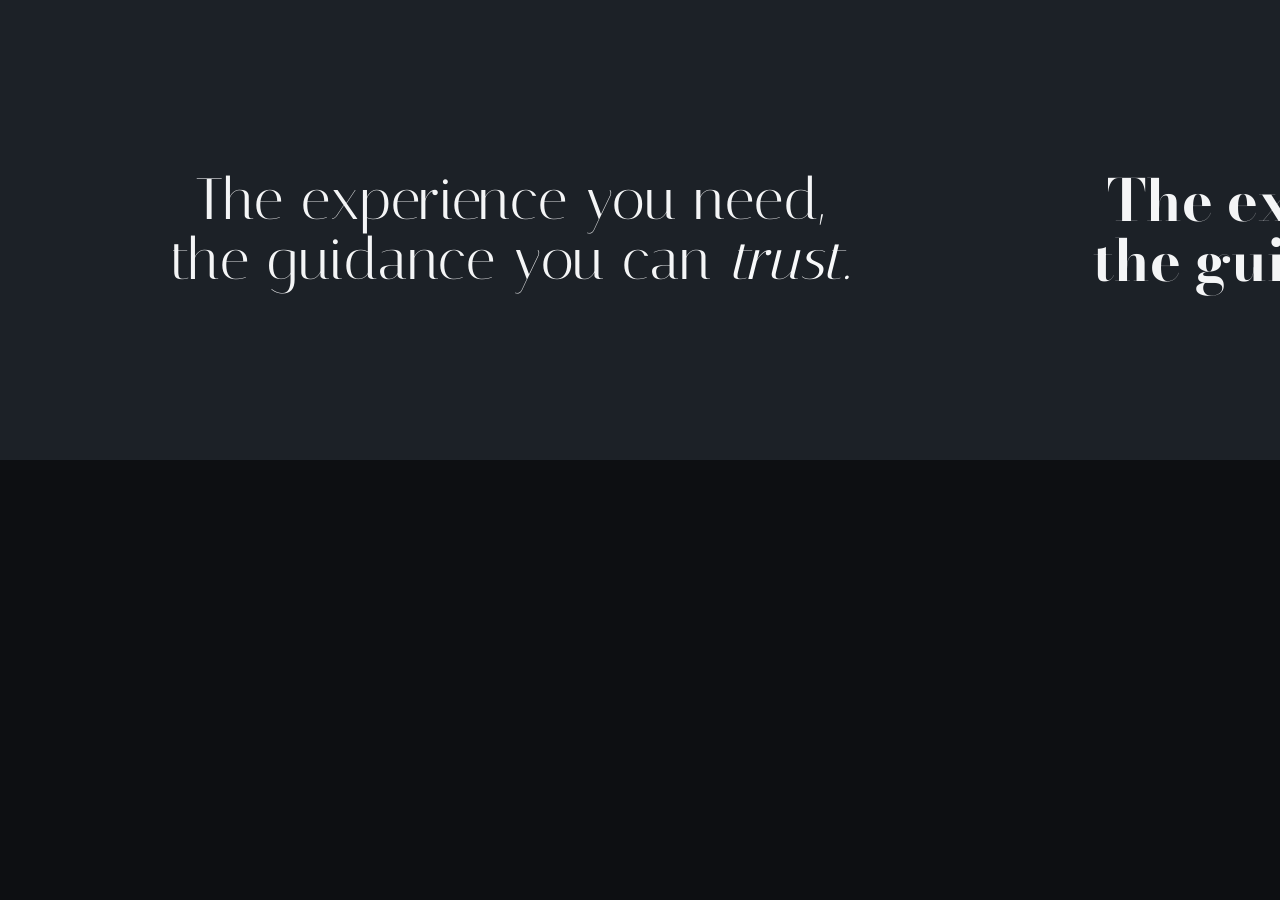
<file: Hero Font Options.html>
<!DOCTYPE html><html><head><meta charset="utf-8"><meta name="design_doc_mode" content="canvas">
<link rel="preconnect" href="https://fonts.googleapis.com">
<link href="https://fonts.googleapis.com/css2?family=Italiana&family=Bodoni+Moda:ital,opsz,wght@0,10..96,400..900;1,10..96,400..900&family=Libre+Caslon+Display&display=swap" rel="stylesheet">
<style>
body{margin:0;background:#0d0f12;font-family:sans-serif}
.frame{position:absolute;background:#1C2127;overflow:hidden;display:flex;align-items:center;justify-content:center;padding:60px}
.frame h1{margin:0;text-align:center;color:#F4F5F6;line-height:1.05}
.frame .accent{color:#F8F9FA;font-style:italic}
.lbl{position:absolute;top:-34px;left:0;color:#9aa1a8;font:600 13px/1 sans-serif;letter-spacing:.04em}
</style></head>
<body>
<div class="frame" style="left:0;top:0;width:900px;height:340px">
<span class="lbl">Option A — Italiana</span>
<h1 style="font-family:'Italiana',serif;font-weight:400;font-size:3.6rem;letter-spacing:.01em">The experience you need,<br>the guidance you can <span class="accent" style="font-family:'Italiana',serif">trust.</span></h1>
</div>
<div class="frame" style="left:950px;top:0;width:900px;height:340px">
<span class="lbl">Option B — Bodoni Moda</span>
<h1 style="font-family:'Bodoni Moda',serif;font-weight:700;font-size:3.6rem">The experience you need,<br>the guidance you can <span class="accent" style="font-family:'Bodoni Moda',serif;font-weight:500">trust.</span></h1>
</div>
<div class="frame" style="left:1900px;top:0;width:900px;height:340px">
<span class="lbl">Option C — Libre Caslon Display</span>
<h1 style="font-family:'Libre Caslon Display',serif;font-weight:400;font-size:3.4rem">The experience you need,<br>the guidance you can <span class="accent" style="font-family:Georgia,serif;font-style:italic">trust.</span></h1>
</div>
</body></html>
</file>
